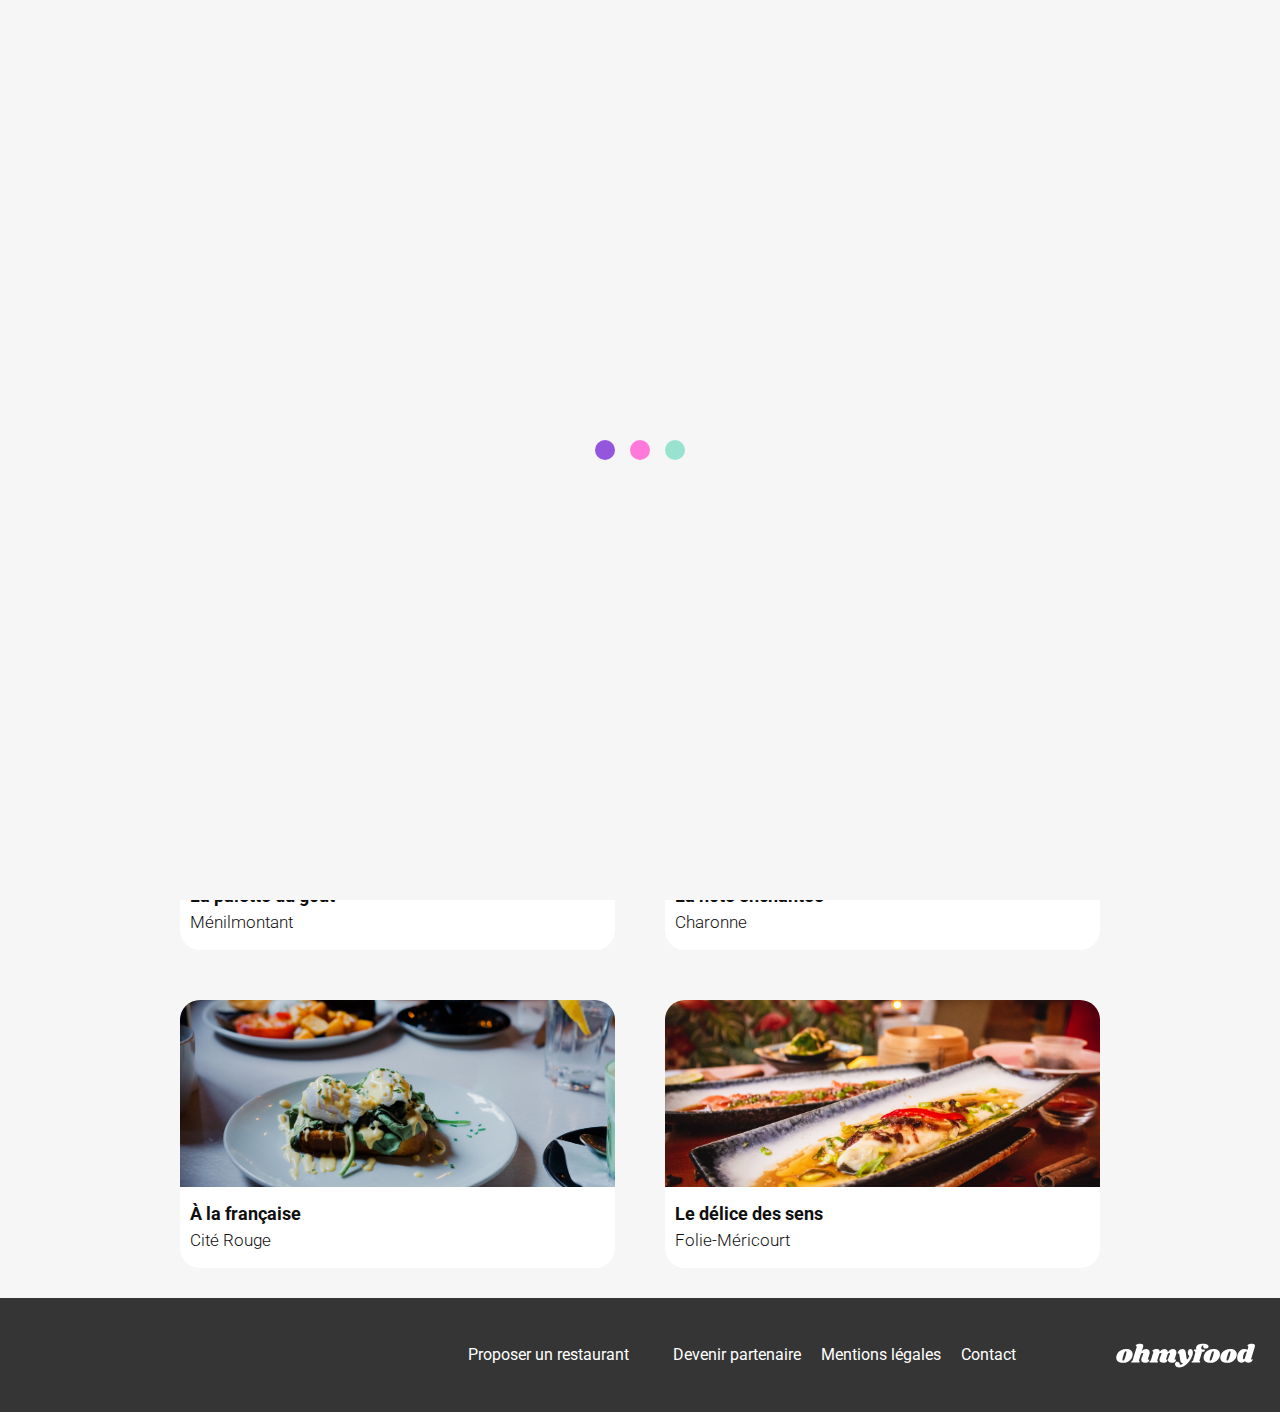
<file: index.html>
<!DOCTYPE html>
<html lang="en">
<head>
    <meta charset="UTF-8">
    <meta name="viewport" content="width=device-width, initial-scale=1.0">
    <title>OhMyFood</title>
    <link rel="stylesheet" href="Assets/CSS/style.css">
    <link rel="stylesheet" href="https://cdnjs.cloudflare.com/ajax/libs/font-awesome/6.2.1/css/all.min.css"
        integrity="sha512-MV7K8+y+gLIBoVD59lQIYicR65iaqukzvf/nwasF0nqhPay5w/9lJmVM2hMDcnK1OnMGCdVK+iQrJ7lzPJQd1w=="
        crossorigin="anonymous" referrerpolicy="no-referrer">
        <link rel="preconnect" href="https://fonts.googleapis.com">
        <link rel="preconnect" href="https://fonts.gstatic.com" crossorigin>
        <link href="https://fonts.googleapis.com/css2?family=Shrikhand&display=swap" rel="stylesheet">
        <link rel="preconnect" href="https://fonts.googleapis.com">
        <link rel="preconnect" href="https://fonts.gstatic.com" crossorigin>
        <link href="https://fonts.googleapis.com/css2?family=Roboto:ital,wght@0,100;0,300;0,400;0,500;0,700;0,900;1,100;1,300;1,400;1,500;1,700;1,900&family=Shrikhand&display=swap" rel="stylesheet">
</head>


<body>
    <div class="loader-container">
        <div class="loader">
            <div class="circle"></div>
            <div class="circle"></div>
            <div class="circle"></div>
        </div>
    </div>
    
    <div class="main-container">
        <header class="header__container">
            <div class="header__logo">
                <img class="header__logo--img" src="Assets/images/logo/ohmyfood.png" alt="Logo du site OhMyFood">
            </div>
        </header>

        <main>
            <section class="search-bar">
                <div class="search-bar__icon">
                    <i class="fa-solid fa-location-dot"></i>
                </div>
                <p class="search-bar__text">Paris, Belleville</p>
            </section>

            <section class="reservation">
                <h1 class="reservation__title">
                    Réservez le menu qui vous convient
                </h1>
                <p class="reservation__subtitle">
                    Découvrez des restaurants d'exception, sélectionnés par nos soins.
                </p>
                <button class="reservation__button" type="button">
                    Explorer nos restaurants
                </button>

            </section>

            <section class="fonctionnement">
                <h2 class="fonctionnement__title">
                    Fonctionnement
                </h2>
                <div class="fonctionnement__choice">
                    <div class="fonctionnement__menu">
                        <div class="fonctionnement__menu--nb">1</div>
                        <div class="fonctionnement__menu--icon">
                            <i class="fa-solid fa-mobile-screen-button"></i>
                        </div>
                        <p class="fonctionnement__menu--text">
                            Choisissez un restaurant
                        </p>

                    </div>
                    
                    <div class="fonctionnement__menu">
                        <div class="fonctionnement__menu--nb">2</div>
                        <div class="fonctionnement__menu--icon">
                            <i class="fa-solid fa-list-ul"></i>
                        </div>
                        <p class="fonctionnement__menu--text">
                            Composez votre menu
                        </p>

                    </div>

                    <div class="fonctionnement__menu">
                        <div class="fonctionnement__menu--nb">3</div>
                        <div class="fonctionnement__menu--icon">
                            <i class="fa-solid fa-store"></i>
                        </div>
                        <p class="fonctionnement__menu--text">
                            Dégustez au restaurant
                        </p>

                    </div>
                </div>

            </section>

            <section class="restaurants">
                <h2 class="restaurants__title">
                    Restaurants
                </h2>
                <div class="restaurants__container">

                        <div class="restaurants__link">
                            <article class="restaurants__link--article">
                                <a href="restaurants/menu-1.html" class="article-link">
                                    <div class="article-new">
                                        <p>Nouveau</p>
                                    </div>
                                    <img class="article-img" src="Assets/images/restaurants/jay-wennington-N_Y88TWmGwA-unsplash.jpg" alt="image d'un plat">
                                </a>
                                <div class="article__container">
                                    <div class="article-content">
                                        <h3 class="article--title">La palette du goût</h3>
                                        <p class="article--txt">Ménilmontant</p>
                                    </div>
                                    <label class="article-icon">
                                        <input type="checkbox">
                                        <i class="fa-regular fa-heart"></i>
                                    </label>
                                </div>
                            </article>
                        </div>
                    

                        <div class="restaurants__link">
                                <article class="restaurants__link--article">
                                    <a href="restaurants/menu-2.html" class="article-link">
                                        <div class="article-new">
                                            <p>Nouveau</p>
                                        </div>
                                        <img class="article-img" src="Assets/images/restaurants/stil-u2Lp8tXIcjw-unsplash.jpg" alt="image d'un plat">
                                    </a>
                                    <div class="article__container">
                                        <div class="article-content">
                                            <h3 class="article--title">La note enchantée</h3>
                                            <p class="article--txt">Charonne</p>
                                        </div>
                                        <label class="article-icon">
                                            <input type="checkbox">
                                            <i class="fa-regular fa-heart"></i>
                                        </label>
                                    </div>
                                </article>
                        </div>
                    
                        <div class="restaurants__link">
                            <article class="restaurants__link--article">
                                <a href="restaurants/menu-3.html" class="article-link">
                                    <div class="article-new hide">
                                        <p>Nouveau</p>
                                    </div>
                                    <img class="article-img" src="Assets/images/restaurants/toa-heftiba-DQKerTsQwi0-unsplash.jpg" alt="image d'un plat">
                                </a>
                                <div class="article__container">
                                    <div class="article-content">
                                        <h3 class="article--title">À la française</h3>
                                        <p class="article--txt">Cité Rouge</p>
                                    </div>
                                    <label class="article-icon">
                                        <input type="checkbox">
                                        <i class="fa-regular fa-heart"></i>
                                    </label>
                                </div>
                            </article>
                        </div>

                        <div class="restaurants__link">
                            <article class="restaurants__link--article">
                                <a href="restaurants/menu-4.html" class="article-link">
                                    <div class="article-new hide">
                                        <p>Nouveau</p>
                                    </div>
                                    <img class="article-img" src="Assets/images/restaurants/louis-hansel-shotsoflouis-qNBGVyOCY8Q-unsplash.jpg" alt="image d'un plat">
                                </a>
                                <div class="article__container">
                                    <div class="article-content">
                                        <h3 class="article--title">Le délice des sens</h3>
                                        <p class="article--txt">Folie-Méricourt</p>
                                    </div>
                                    <label class="article-icon">
                                        <input type="checkbox">
                                        <i class="fa-regular fa-heart"></i>
                                    </label>
                                </div>
                            </article>
                        </div>
                    
                </div>

            </section>

        </main>

        <footer class="footer">
            <img class="footer__img" src="Assets/images/logo/ohmyfood@2x-copy-WHITE.svg" alt="logo du site OhMyFood">
            <ul class="footer__un">
                <li class="footer__list"> 
                    <div class="footer__list--icon">
                    <i class="fa-solid fa-utensils"></i>
                    </div>
                    Proposer un restaurant
                </li>

                <li class="footer__list">
                    <div class="footer__list--icon">
                    <i class="fa-solid fa-handshake-angle"></i>
                    </div>
                    Devenir partenaire
                </li>
                <li class="footer__list">Mentions légales</li>
                <li class="footer__list"><a class="contact" href="mailto:contact@ohmyfood.com">Contact</a></li>
            </ul>

        </footer>
    </div>
</body>
</html>
</file>
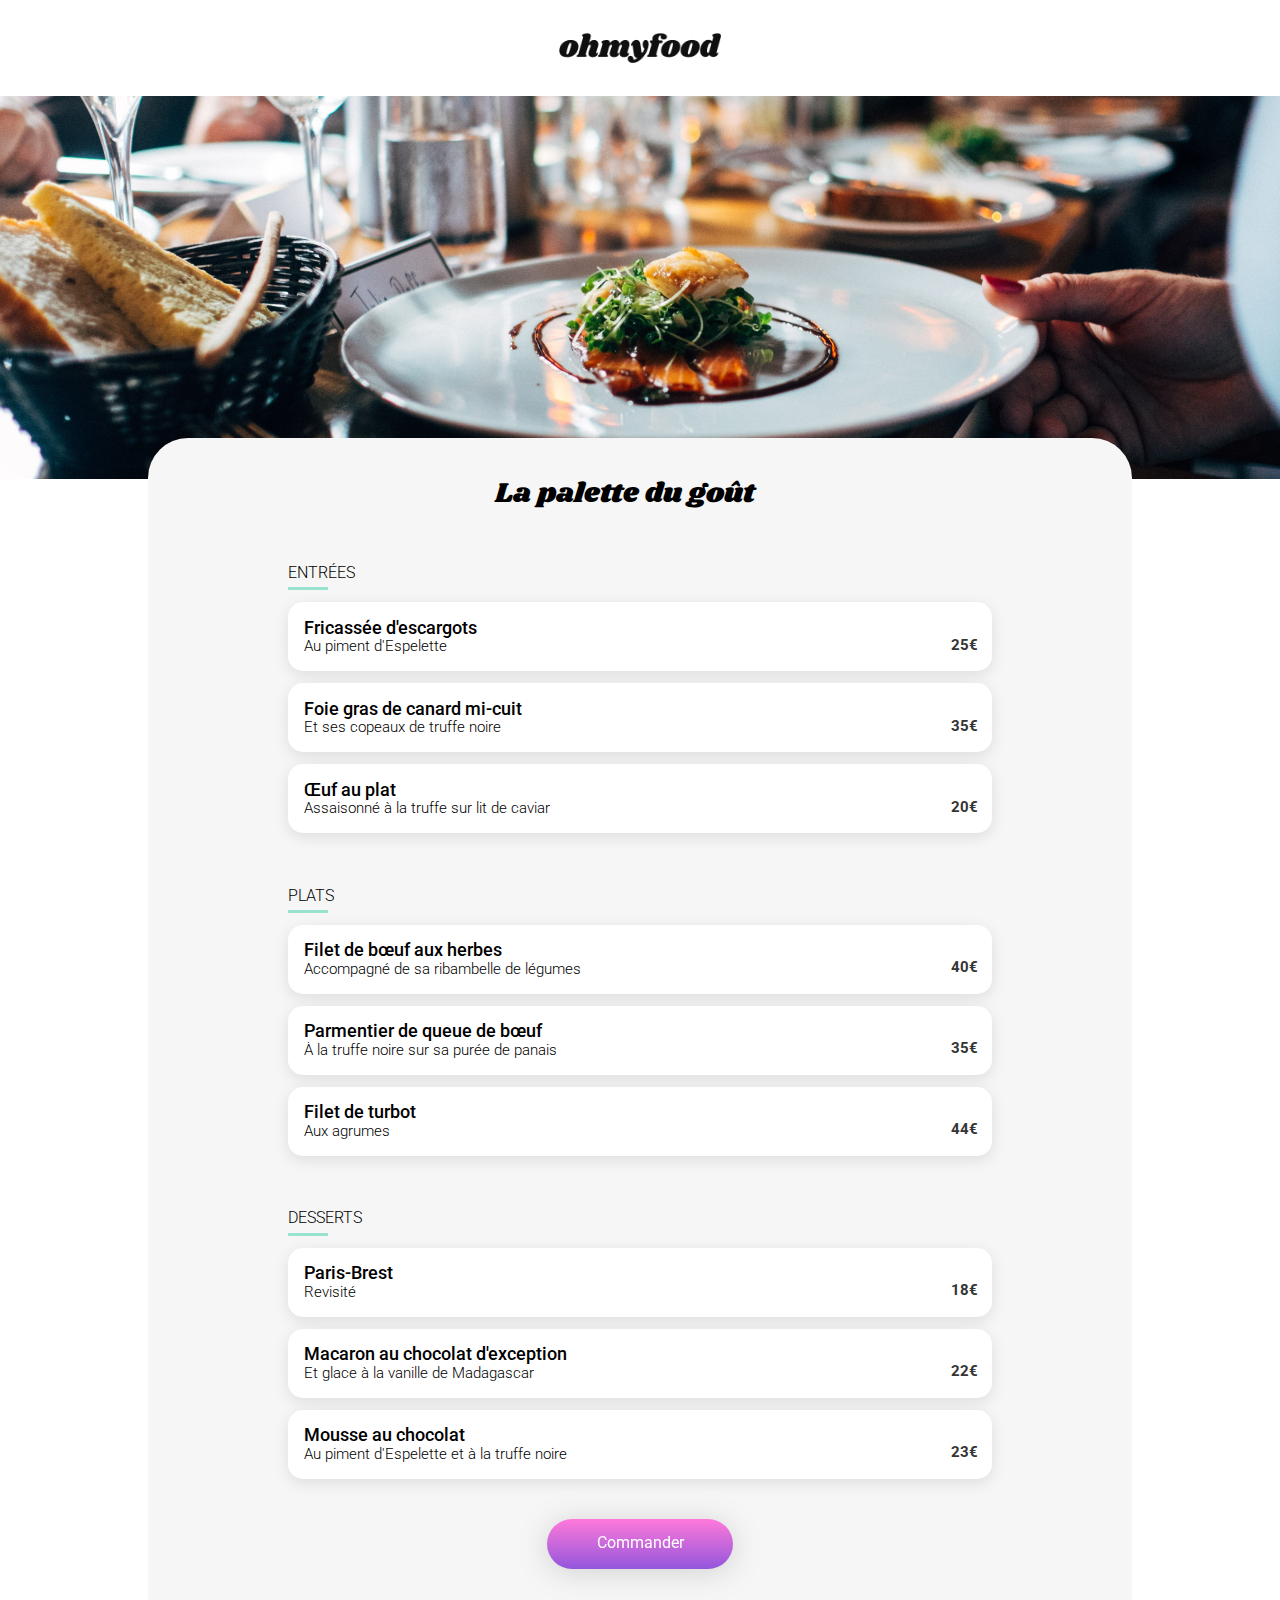
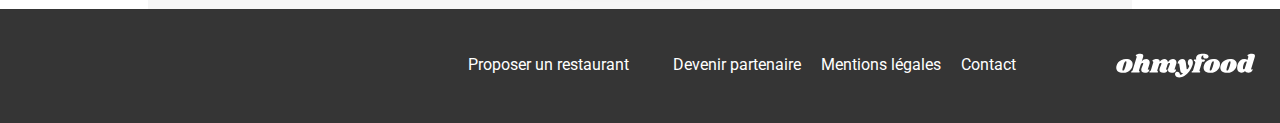
<file: restaurants/menu-1.html>
<!DOCTYPE html>
<html lang="en">
<head>
    <meta charset="UTF-8">
    <meta name="viewport" content="width=device-width, initial-scale=1.0">
    <title>Menu-La palette du goût</title>
    <link rel="stylesheet" href="../Assets/CSS/style.css">
    <link rel="stylesheet" href="https://cdnjs.cloudflare.com/ajax/libs/font-awesome/6.2.1/css/all.min.css"
        integrity="sha512-MV7K8+y+gLIBoVD59lQIYicR65iaqukzvf/nwasF0nqhPay5w/9lJmVM2hMDcnK1OnMGCdVK+iQrJ7lzPJQd1w=="
        crossorigin="anonymous" referrerpolicy="no-referrer">
        <link rel="preconnect" href="https://fonts.googleapis.com">
        <link rel="preconnect" href="https://fonts.gstatic.com" crossorigin>
        <link href="https://fonts.googleapis.com/css2?family=Shrikhand&display=swap" rel="stylesheet">
        <link rel="preconnect" href="https://fonts.googleapis.com">
        <link rel="preconnect" href="https://fonts.gstatic.com" crossorigin>
        <link href="https://fonts.googleapis.com/css2?family=Roboto:ital,wght@0,100;0,300;0,400;0,500;0,700;0,900;1,100;1,300;1,400;1,500;1,700;1,900&family=Shrikhand&display=swap" rel="stylesheet">
</head>

<body>
    <header class="header__container">
        <a href="../index.html" class="header__arrow">
            <i class="fa-solid fa-arrow-left"></i>
        </a>
        <div class="header__logo">
            <img class="header__logo--img" src="../Assets/images/logo/ohmyfood.png" alt="Logo du site OhMyFood">
        </div>
        
    </header>
    <main>
        <div class="banner">
            <img class="banner__img" src="../Assets/images/restaurants/jay-wennington-N_Y88TWmGwA-unsplash.jpg" alt="photo d'aun plat">
        </div>

        <section class="menu-container">
            <div class="menu__title">
                <h1 class="menu__title--header">La palette du goût</h1>
                
                <div class="menu__title--icon">
                    <label class="article-icon">
                        <input type="checkbox">
                        <i class="fa-regular fa-heart"></i>
                    </label>
                </div>
            </div>

            <div class="menu__cards appear1">
                <div class="menu__cards--headline">
                    <h2 class="headline__title">ENTRÉES</h2>
                    <div class="headline__underline"></div>
                </div>
                <article class="card">
                    <div class="card__txt">
                        <h3>Fricassée d'escargots</h3>
                        <p>Au piment d'Espelette </p>
                    </div>
                    <div class="card__price">
                        <p>25€</p>
                    </div>
                    <div class="card__show">
                        <i class="fa-solid fa-circle-check"></i>
                    </div>
                </article>

                <article class="card">
                    <div class="card__txt">
                        <h3>Foie gras de canard mi-cuit</h3>
                        <p>Et ses copeaux de truffe noire </p>
                    </div>
                    <div class="card__price">
                        <p>35€</p>
                    </div>
                    <div class="card__show">
                        <i class="fa-solid fa-circle-check"></i>
                    </div>
                </article>

                <article class="card">
                    <div class="card__txt">
                        <h3>Œuf au plat</h3>
                        <p>Assaisonné à la truffe sur lit de caviar </p>
                    </div>
                    <div class="card__price">
                        <p>20€</p>
                    </div>
                    <div class="card__show">
                        <i class="fa-solid fa-circle-check"></i>
                    </div>
                </article>
                
            </div>
            <div class="menu__cards appear2">
                <div class="menu__cards--headline">
                    <h2 class="headline__title">PLATS</h2>
                    <div class="headline__underline"></div>
                </div>
                <article class="card">
                    <div class="card__txt">
                        <h3>Filet de bœuf aux herbes</h3>
                        <p>Accompagné de sa ribambelle de légumes </p>
                    </div>
                    <div class="card__price">
                        <p>40€</p>
                    </div>
                    <div class="card__show">
                        <i class="fa-solid fa-circle-check"></i>
                    </div>
                </article>

                <article class="card">
                    <div class="card__txt">
                        <h3>Parmentier de queue de bœuf</h3>
                        <p>À la truffe noire sur sa purée de panais</p>
                    </div>
                    <div class="card__price">
                        <p>35€</p>
                    </div>
                    <div class="card__show">
                        <i class="fa-solid fa-circle-check"></i>
                    </div>
                </article>

                <article class="card">
                    <div class="card__txt">
                        <h3>Filet de turbot</h3>
                        <p>Aux agrumes</p>
                    </div>
                    <div class="card__price">
                        <p>44€</p>
                    </div>
                    <div class="card__show">
                        <i class="fa-solid fa-circle-check"></i>
                    </div>
                </article>
                
            </div>

            <div class="menu__cards appear3">
                <div class="menu__cards--headline">
                    <h2 class="headline__title">DESSERTS</h2>
                    <div class="headline__underline"></div>
                </div>
                <article class="card">
                    <div class="card__txt">
                        <h3>Paris-Brest</h3>
                        <p>Revisité</p>
                    </div>
                    <div class="card__price">
                        <p>18€</p>
                    </div>
                    <div class="card__show">
                        <i class="fa-solid fa-circle-check"></i>
                    </div>
                </article>

                <article class="card">
                    <div class="card__txt">
                        <h3>Macaron au chocolat d'exception </h3>
                        <p>Et glace à la vanille de Madagascar</p>
                    </div>
                    <div class="card__price">
                        <p>22€</p>
                    </div>
                    <div class="card__show">
                        <i class="fa-solid fa-circle-check"></i>
                    </div>
                </article>

                <article class="card">
                    <div class="card__txt">
                        <h3>Mousse au chocolat </h3>
                        <p>Au piment d'Espelette et à la truffe noire</p>
                    </div>
                    <div class="card__price">
                        <p>23€</p>
                    </div>
                    <div class="card__show">
                        <i class="fa-solid fa-circle-check"></i>
                    </div>
                </article>
                
            </div>

            <button class="menu__button" type="button">
                Commander
            </button>
        </section>
    </main>


    <footer class="footer">
        <img class="footer__img" src="../Assets/images/logo/ohmyfood@2x-copy-WHITE.svg" alt="logo du site OhMyFood">
        <ul class="footer__un">
            <li class="footer__list"> 
                <div class="footer__list--icon">
                <i class="fa-solid fa-utensils"></i>
                </div>
                Proposer un restaurant
            </li>

            <li class="footer__list">
                <div class="footer__list--icon">
                <i class="fa-solid fa-handshake-angle"></i>
                </div>
                Devenir partenaire
            </li>
            <li class="footer__list">Mentions légales</li>
            <li class="footer__list"><a class="contact" href="mailto:contact@ohmyfood.com">Contact</a></li>
        </ul>

    </footer>
</body>
</html>
</file>
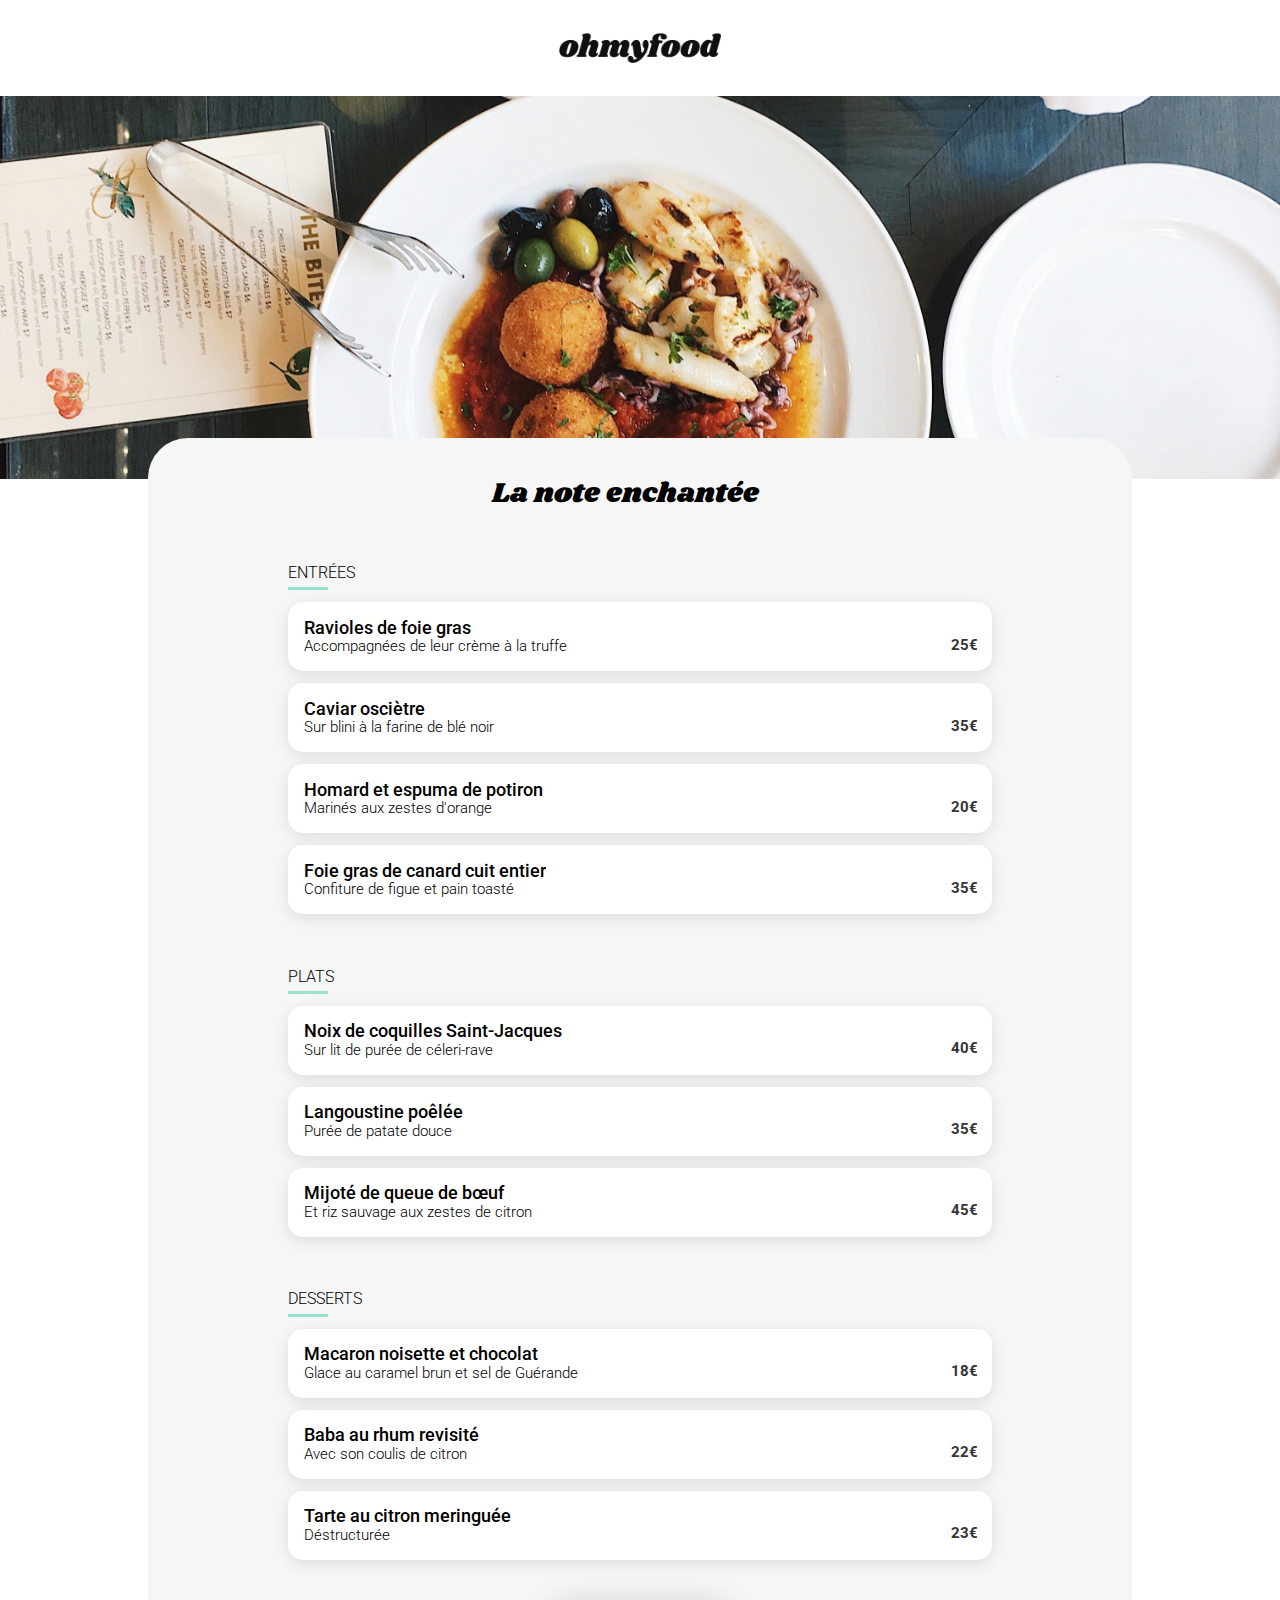
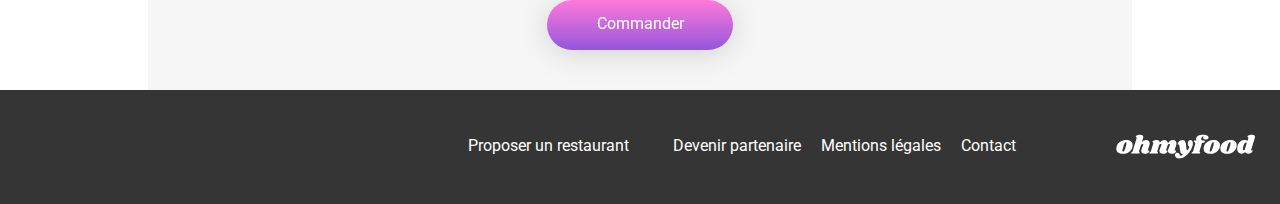
<file: restaurants/menu-2.html>
<!DOCTYPE html>
<html lang="en">
<head>
    <meta charset="UTF-8">
    <meta name="viewport" content="width=device-width, initial-scale=1.0">
    <title>Menu-La note enchantée</title>
    <link rel="stylesheet" href="../Assets/CSS/style.css">
    <link rel="stylesheet" href="https://cdnjs.cloudflare.com/ajax/libs/font-awesome/6.2.1/css/all.min.css"
        integrity="sha512-MV7K8+y+gLIBoVD59lQIYicR65iaqukzvf/nwasF0nqhPay5w/9lJmVM2hMDcnK1OnMGCdVK+iQrJ7lzPJQd1w=="
        crossorigin="anonymous" referrerpolicy="no-referrer">
        <link rel="preconnect" href="https://fonts.googleapis.com">
        <link rel="preconnect" href="https://fonts.gstatic.com" crossorigin>
        <link href="https://fonts.googleapis.com/css2?family=Shrikhand&display=swap" rel="stylesheet">
        <link rel="preconnect" href="https://fonts.googleapis.com">
        <link rel="preconnect" href="https://fonts.gstatic.com" crossorigin>
        <link href="https://fonts.googleapis.com/css2?family=Roboto:ital,wght@0,100;0,300;0,400;0,500;0,700;0,900;1,100;1,300;1,400;1,500;1,700;1,900&family=Shrikhand&display=swap" rel="stylesheet">
</head>

<body>
    <header class="header__container">
        <a href="../index.html" class="header__arrow">
            <i class="fa-solid fa-arrow-left"></i>
        </a>
        <div class="header__logo">
            <img class="header__logo--img" src="../Assets/images/logo/ohmyfood.png" alt="Logo du site OhMyFood">
        </div>
        
    </header>
    <main>
        <div class="banner">
            <img class="banner__img" src="../Assets/images/restaurants/stil-u2Lp8tXIcjw-unsplash.jpg" alt="photo d'aun plat">
        </div>

        <section class="menu-container">
            <div class="menu__title">
                <h1 class="menu__title--header">La note enchantée</h1>
                
                <div class="menu__title--icon">
                    <label class="article-icon">
                        <input type="checkbox">
                        <i class="fa-regular fa-heart"></i>
                    </label>
                </div>
            </div>

            <div class="menu__cards appear1">
                <div class="menu__cards--headline">
                    <h2 class="headline__title">ENTRÉES</h2>
                    <div class="headline__underline"></div>
                </div>
                <article class="card">
                    <div class="card__txt">
                        <h3>Ravioles de foie gras</h3>
                        <p>Accompagnées de leur crème à la truffe</p>
                    </div>
                    <div class="card__price">
                        <p>25€</p>
                    </div>
                    <div class="card__show">
                        <i class="fa-solid fa-circle-check"></i>
                    </div>
                </article>

                <article class="card">
                    <div class="card__txt">
                        <h3>Caviar osciètre</h3>
                        <p>Sur blini à la farine de blé noir</p>
                    </div>
                    <div class="card__price">
                        <p>35€</p>
                    </div>
                    <div class="card__show">
                        <i class="fa-solid fa-circle-check"></i>
                    </div>
                </article>

                <article class="card">
                    <div class="card__txt">
                        <h3>Homard et espuma de potiron</h3>
                        <p>Marinés aux zestes d'orange</p>
                    </div>
                    <div class="card__price">
                        <p>20€</p>
                    </div>
                    <div class="card__show">
                        <i class="fa-solid fa-circle-check"></i>
                    </div>
                </article>

                <article class="card">
                    <div class="card__txt">
                        <h3>Foie gras de canard cuit entier</h3>
                        <p>Confiture de figue et pain toasté</p>
                    </div>
                    <div class="card__price">
                        <p>35€</p>
                    </div>
                    <div class="card__show">
                        <i class="fa-solid fa-circle-check"></i>
                    </div>
                </article>
                
            </div>
            <div class="menu__cards appear2">
                <div class="menu__cards--headline">
                    <h2 class="headline__title">PLATS</h2>
                    <div class="headline__underline"></div>
                </div>
                <article class="card">
                    <div class="card__txt">
                        <h3>Noix de coquilles Saint-Jacques</h3>
                        <p>Sur lit de purée de céleri-rave</p>
                    </div>
                    <div class="card__price">
                        <p>40€</p>
                    </div>
                    <div class="card__show">
                        <i class="fa-solid fa-circle-check"></i>
                    </div>
                </article>

                <article class="card">
                    <div class="card__txt">
                        <h3>Langoustine poêlée</h3>
                        <p>Purée de patate douce</p>
                    </div>
                    <div class="card__price">
                        <p>35€</p>
                    </div>
                    <div class="card__show">
                        <i class="fa-solid fa-circle-check"></i>
                    </div>
                </article>

                <article class="card">
                    <div class="card__txt">
                        <h3>Mijoté de queue de bœuf</h3>
                        <p>Et riz sauvage aux zestes de citron</p>
                    </div>
                    <div class="card__price">
                        <p>45€</p>
                    </div>
                    <div class="card__show">
                        <i class="fa-solid fa-circle-check"></i>
                    </div>
                </article>
                
            </div>

            <div class="menu__cards appear3">
                <div class="menu__cards--headline">
                    <h2 class="headline__title">DESSERTS</h2>
                    <div class="headline__underline"></div>
                </div>
                <article class="card">
                    <div class="card__txt">
                        <h3>Macaron noisette et chocolat</h3>
                        <p>Glace au caramel brun et sel de Guérande</p>
                    </div>
                    <div class="card__price">
                        <p>18€</p>
                    </div>
                    <div class="card__show">
                        <i class="fa-solid fa-circle-check"></i>
                    </div>
                </article>

                <article class="card">
                    <div class="card__txt">
                        <h3>Baba au rhum revisité</h3>
                        <p>Avec son coulis de citron</p>
                    </div>
                    <div class="card__price">
                        <p>22€</p>
                    </div>
                    <div class="card__show">
                        <i class="fa-solid fa-circle-check"></i>
                    </div>
                </article>

                <article class="card">
                    <div class="card__txt">
                        <h3>Tarte au citron meringuée</h3>
                        <p>Déstructurée</p>
                    </div>
                    <div class="card__price">
                        <p>23€</p>
                    </div>
                    <div class="card__show">
                        <i class="fa-solid fa-circle-check"></i>
                    </div>
                </article>
                
            </div>

            <button class="menu__button" type="button">
                Commander
            </button>
        </section>
    </main>


    <footer class="footer">
        <img class="footer__img" src="../Assets/images/logo/ohmyfood@2x-copy-WHITE.svg" alt="logo du site OhMyFood">
        <ul class="footer__un">
            <li class="footer__list"> 
                <div class="footer__list--icon">
                <i class="fa-solid fa-utensils"></i>
                </div>
                Proposer un restaurant
            </li>

            <li class="footer__list">
                <div class="footer__list--icon">
                <i class="fa-solid fa-handshake-angle"></i>
                </div>
                Devenir partenaire
            </li>
            <li class="footer__list">Mentions légales</li>
            <li class="footer__list"><a class="contact" href="mailto:contact@ohmyfood.com">Contact</a></li>
        </ul>

    </footer>
</body>
</html>
</file>
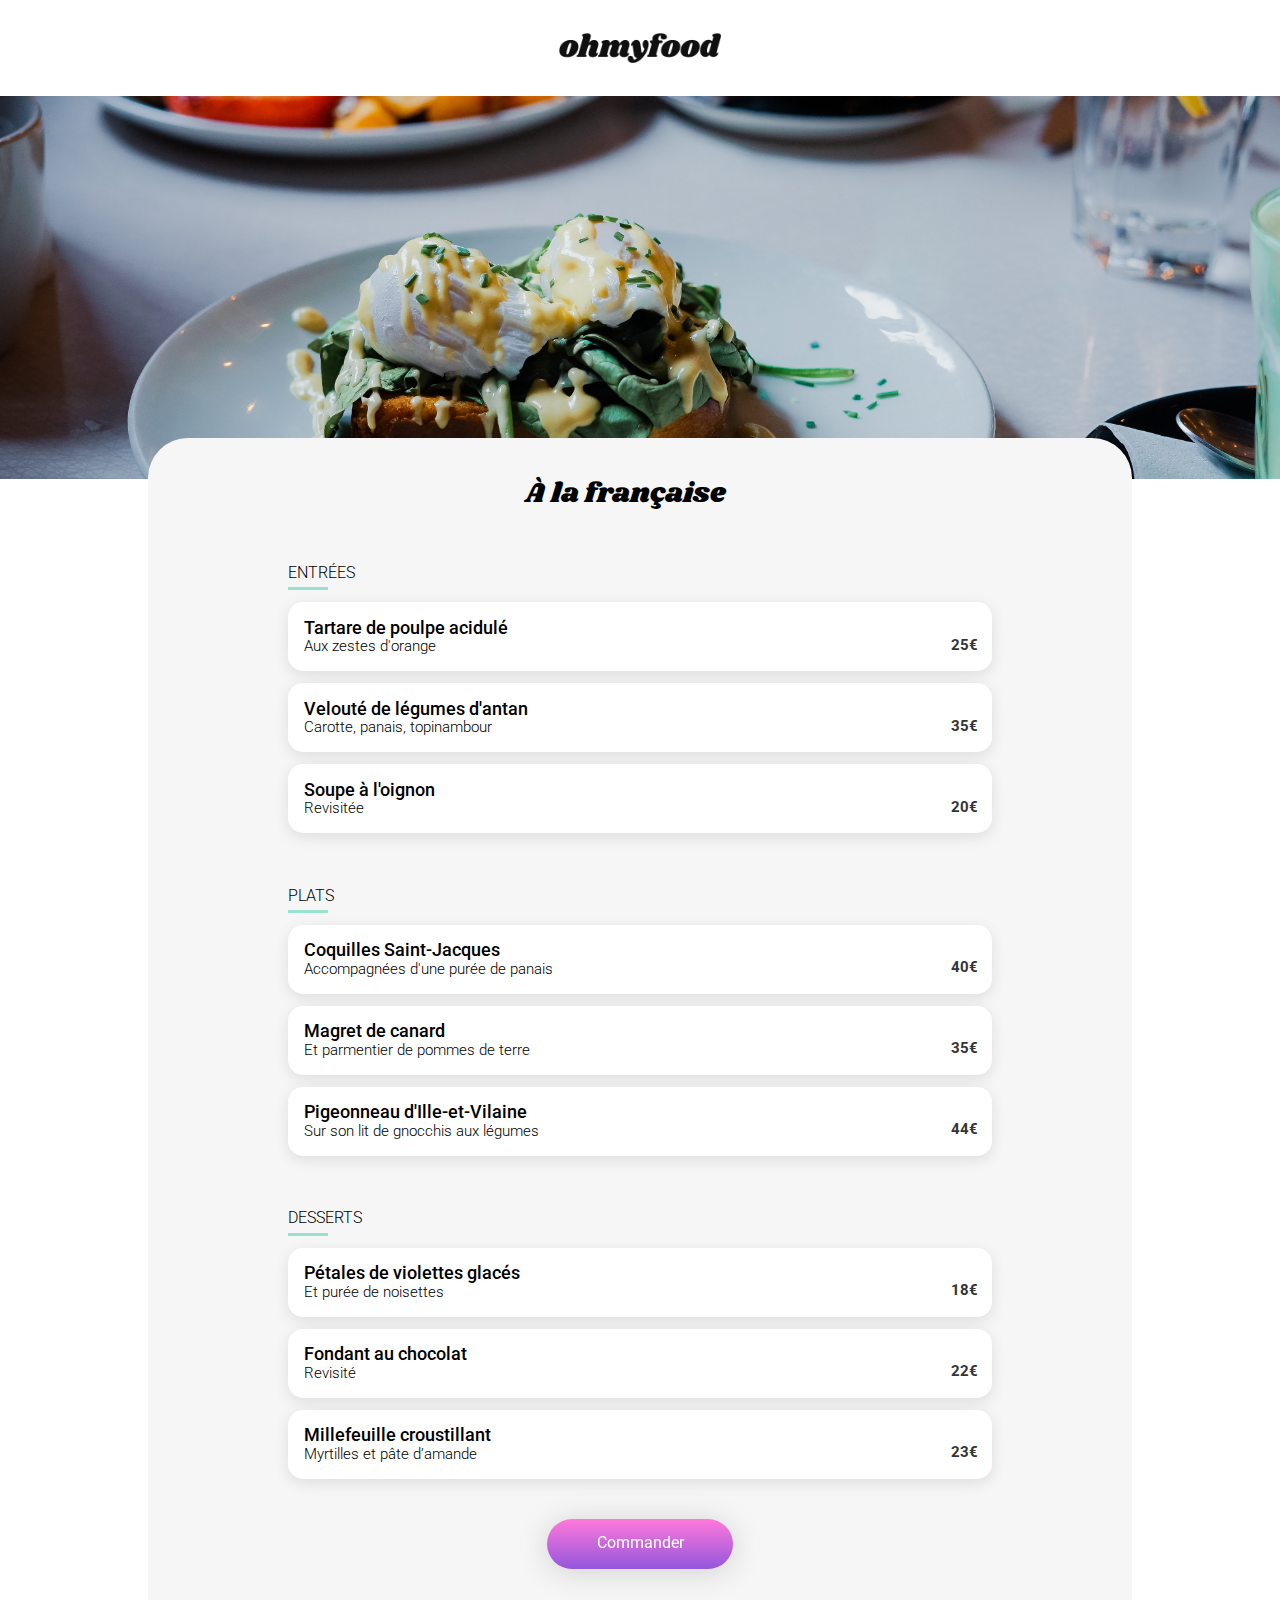
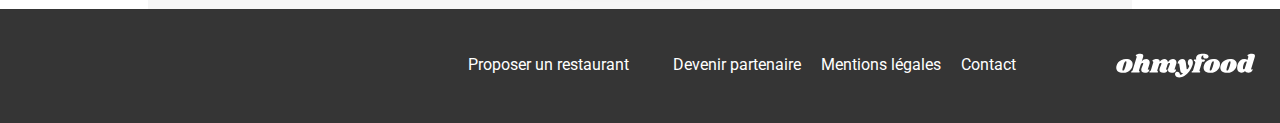
<file: restaurants/menu-3.html>
<!DOCTYPE html>
<html lang="en">
<head>
    <meta charset="UTF-8">
    <meta name="viewport" content="width=device-width, initial-scale=1.0">
    <title>Menu-À la française</title>
    <link rel="stylesheet" href="../Assets/CSS/style.css">
    <link rel="stylesheet" href="https://cdnjs.cloudflare.com/ajax/libs/font-awesome/6.2.1/css/all.min.css"
        integrity="sha512-MV7K8+y+gLIBoVD59lQIYicR65iaqukzvf/nwasF0nqhPay5w/9lJmVM2hMDcnK1OnMGCdVK+iQrJ7lzPJQd1w=="
        crossorigin="anonymous" referrerpolicy="no-referrer">
        <link rel="preconnect" href="https://fonts.googleapis.com">
        <link rel="preconnect" href="https://fonts.gstatic.com" crossorigin>
        <link href="https://fonts.googleapis.com/css2?family=Shrikhand&display=swap" rel="stylesheet">
        <link rel="preconnect" href="https://fonts.googleapis.com">
        <link rel="preconnect" href="https://fonts.gstatic.com" crossorigin>
        <link href="https://fonts.googleapis.com/css2?family=Roboto:ital,wght@0,100;0,300;0,400;0,500;0,700;0,900;1,100;1,300;1,400;1,500;1,700;1,900&family=Shrikhand&display=swap" rel="stylesheet">
</head>

<body>
    <header class="header__container">
        <a href="../index.html" class="header__arrow">
            <i class="fa-solid fa-arrow-left"></i>
        </a>
        <div class="header__logo">
            <img class="header__logo--img" src="../Assets/images/logo/ohmyfood.png" alt="Logo du site OhMyFood">
        </div>
        
    </header>
    <main>
        <div class="banner">
            <img class="banner__img" src="../Assets/images/restaurants/toa-heftiba-DQKerTsQwi0-unsplash.jpg" alt="photo d'aun plat">
        </div>

        <section class="menu-container">
            <div class="menu__title">
                <h1 class="menu__title--header">À la française</h1>
                
                <div class="menu__title--icon">
                    <label class="article-icon">
                        <input type="checkbox">
                        <i class="fa-regular fa-heart"></i>
                    </label>
                </div>
            </div>

            <div class="menu__cards appear1">
                <div class="menu__cards--headline">
                    <h2 class="headline__title">ENTRÉES</h2>
                    <div class="headline__underline"></div>
                </div>
                <article class="card">
                    <div class="card__txt">
                        <h3>Tartare de poulpe acidulé</h3>
                        <p>Aux zestes d'orange</p>
                    </div>
                    <div class="card__price">
                        <p>25€</p>
                    </div>
                    <div class="card__show">
                        <i class="fa-solid fa-circle-check"></i>
                    </div>
                </article>

                <article class="card">
                    <div class="card__txt">
                        <h3>Velouté de légumes d'antan</h3>
                        <p>Carotte, panais, topinambour</p>
                    </div>
                    <div class="card__price">
                        <p>35€</p>
                    </div>
                    <div class="card__show">
                        <i class="fa-solid fa-circle-check"></i>
                    </div>
                </article>

                <article class="card">
                    <div class="card__txt">
                        <h3>Soupe à l'oignon</h3>
                        <p>Revisitée</p>
                    </div>
                    <div class="card__price">
                        <p>20€</p>
                    </div>
                    <div class="card__show">
                        <i class="fa-solid fa-circle-check"></i>
                    </div>
                </article>
                
            </div>
            <div class="menu__cards appear2">
                <div class="menu__cards--headline">
                    <h2 class="headline__title">PLATS</h2>
                    <div class="headline__underline"></div>
                </div>
                <article class="card">
                    <div class="card__txt">
                        <h3>Coquilles Saint-Jacques</h3>
                        <p>Accompagnées d'une purée de panais</p>
                    </div>
                    <div class="card__price">
                        <p>40€</p>
                    </div>
                    <div class="card__show">
                        <i class="fa-solid fa-circle-check"></i>
                    </div>
                </article>

                <article class="card">
                    <div class="card__txt">
                        <h3>Magret de canard</h3>
                        <p>Et parmentier de pommes de terre</p>
                    </div>
                    <div class="card__price">
                        <p>35€</p>
                    </div>
                    <div class="card__show">
                        <i class="fa-solid fa-circle-check"></i>
                    </div>
                </article>

                <article class="card">
                    <div class="card__txt">
                        <h3>Pigeonneau d'Ille-et-Vilaine</h3>
                        <p>Sur son lit de gnocchis aux légumes</p>
                    </div>
                    <div class="card__price">
                        <p>44€</p>
                    </div>
                    <div class="card__show">
                        <i class="fa-solid fa-circle-check"></i>
                    </div>
                </article>
                
            </div>

            <div class="menu__cards appear3">
                <div class="menu__cards--headline">
                    <h2 class="headline__title">DESSERTS</h2>
                    <div class="headline__underline"></div>
                </div>
                <article class="card">
                    <div class="card__txt">
                        <h3>Pétales de violettes glacés</h3>
                        <p>Et purée de noisettes</p>
                    </div>
                    <div class="card__price">
                        <p>18€</p>
                    </div>
                    <div class="card__show">
                        <i class="fa-solid fa-circle-check"></i>
                    </div>
                </article>

                <article class="card">
                    <div class="card__txt">
                        <h3>Fondant au chocolat</h3>
                        <p>Revisité</p>
                    </div>
                    <div class="card__price">
                        <p>22€</p>
                    </div>
                    <div class="card__show">
                        <i class="fa-solid fa-circle-check"></i>
                    </div>
                </article>

                <article class="card">
                    <div class="card__txt">
                        <h3>Millefeuille croustillant</h3>
                        <p>Myrtilles et pâte d’amande</p>
                    </div>
                    <div class="card__price">
                        <p>23€</p>
                    </div>
                    <div class="card__show">
                        <i class="fa-solid fa-circle-check"></i>
                    </div>
                </article>
                
            </div>

            <button class="menu__button" type="button">
                Commander
            </button>
        </section>
    </main>


    <footer class="footer">
        <img class="footer__img" src="../Assets/images/logo/ohmyfood@2x-copy-WHITE.svg" alt="logo du site OhMyFood">
        <ul class="footer__un">
            <li class="footer__list"> 
                <div class="footer__list--icon">
                <i class="fa-solid fa-utensils"></i>
                </div>
                Proposer un restaurant
            </li>

            <li class="footer__list">
                <div class="footer__list--icon">
                <i class="fa-solid fa-handshake-angle"></i>
                </div>
                Devenir partenaire
            </li>
            <li class="footer__list">Mentions légales</li>
            <li class="footer__list"><a class="contact" href="mailto:contact@ohmyfood.com">Contact</a></li>
        </ul>

    </footer>
</body>
</html>
</file>
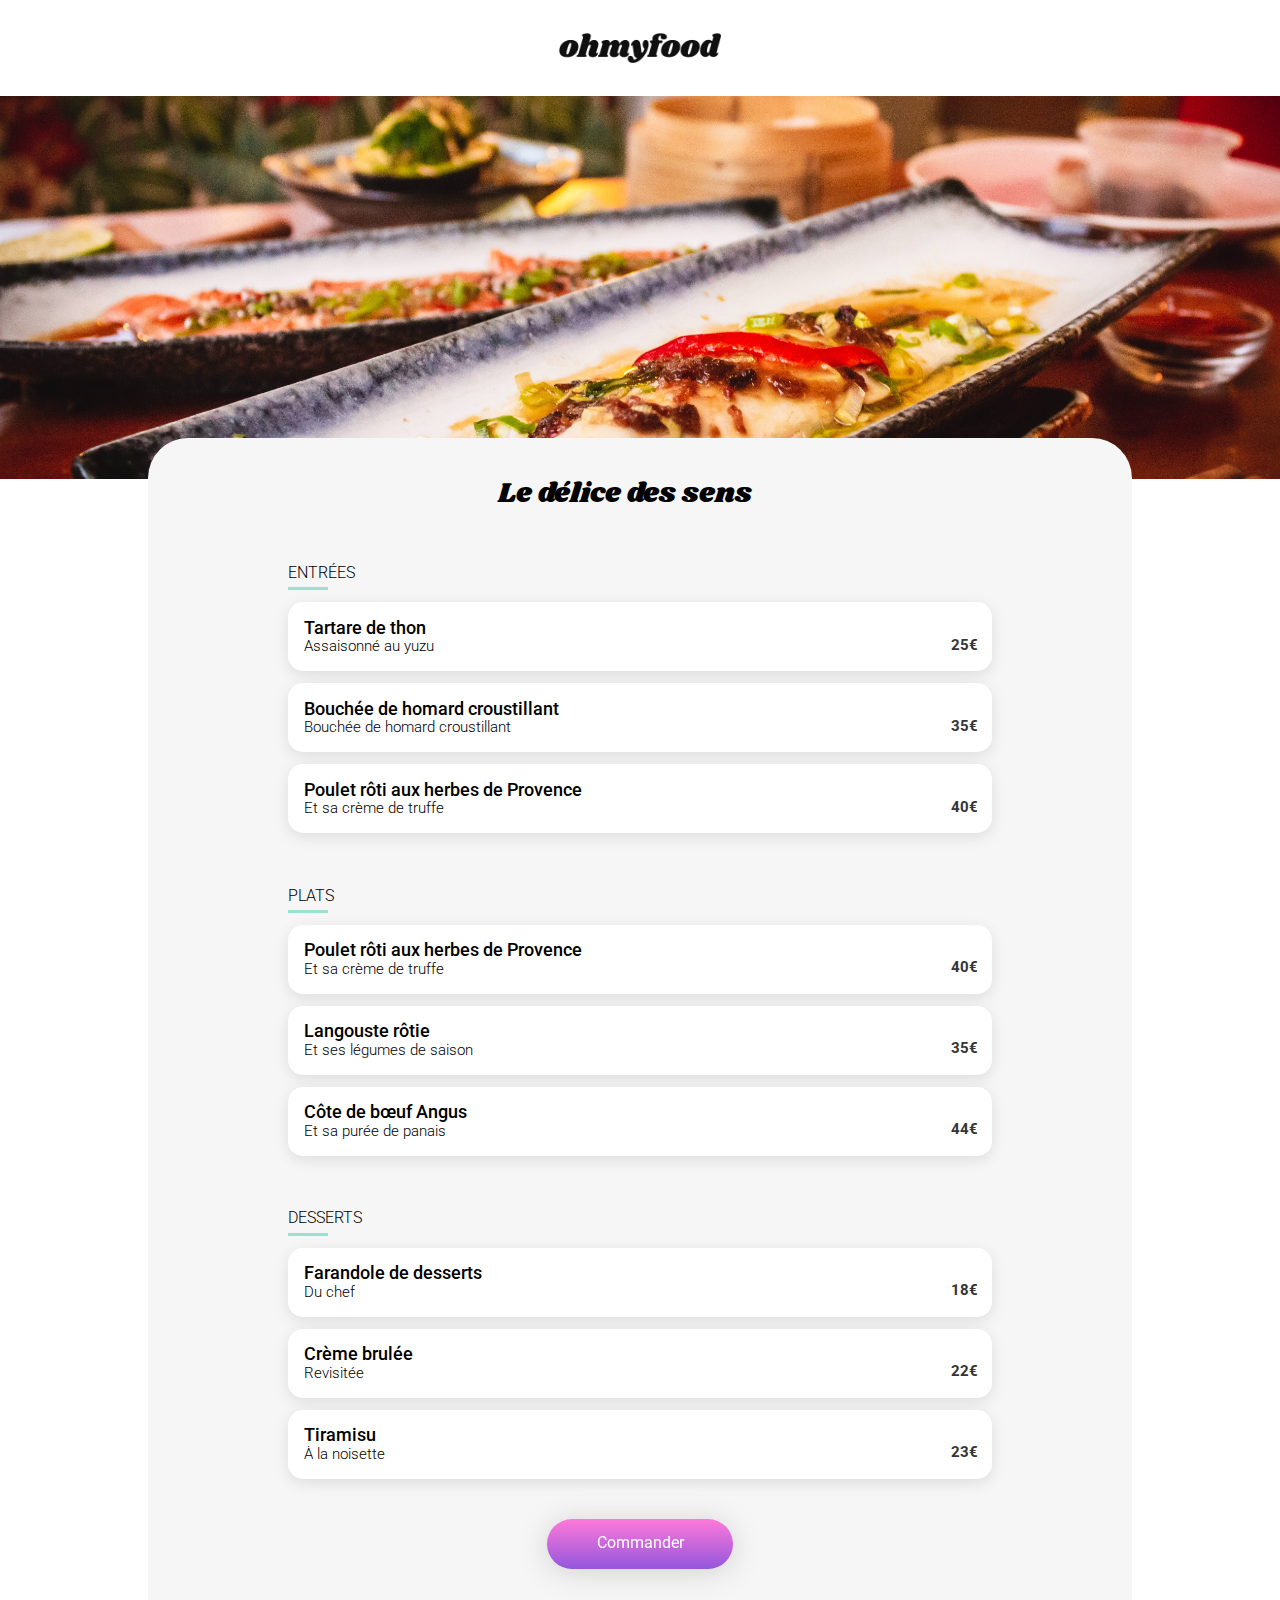
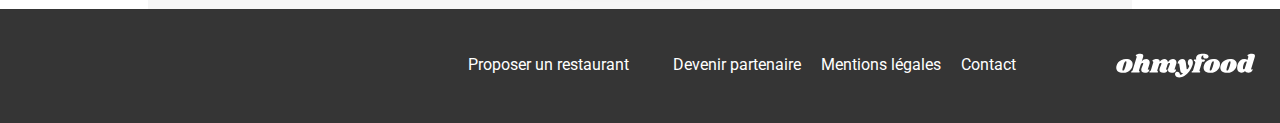
<file: restaurants/menu-4.html>
<!DOCTYPE html>
<html lang="en">
<head>
    <meta charset="UTF-8">
    <meta name="viewport" content="width=device-width, initial-scale=1.0">
    <title>Menu-Le délice des sens</title>
    <link rel="stylesheet" href="../Assets/CSS/style.css">
    <link rel="stylesheet" href="https://cdnjs.cloudflare.com/ajax/libs/font-awesome/6.2.1/css/all.min.css"
        integrity="sha512-MV7K8+y+gLIBoVD59lQIYicR65iaqukzvf/nwasF0nqhPay5w/9lJmVM2hMDcnK1OnMGCdVK+iQrJ7lzPJQd1w=="
        crossorigin="anonymous" referrerpolicy="no-referrer">
        <link rel="preconnect" href="https://fonts.googleapis.com">
        <link rel="preconnect" href="https://fonts.gstatic.com" crossorigin>
        <link href="https://fonts.googleapis.com/css2?family=Shrikhand&display=swap" rel="stylesheet">
        <link rel="preconnect" href="https://fonts.googleapis.com">
        <link rel="preconnect" href="https://fonts.gstatic.com" crossorigin>
        <link href="https://fonts.googleapis.com/css2?family=Roboto:ital,wght@0,100;0,300;0,400;0,500;0,700;0,900;1,100;1,300;1,400;1,500;1,700;1,900&family=Shrikhand&display=swap" rel="stylesheet">
</head>

<body>
    <header class="header__container">
        <a href="../index.html" class="header__arrow">
            <i class="fa-solid fa-arrow-left"></i>
        </a>
        <div class="header__logo">
            <img class="header__logo--img" src="../Assets/images/logo/ohmyfood.png" alt="Logo du site OhMyFood">
        </div>
        
    </header>
    <main>
        <div class="banner">
            <img class="banner__img" src="../Assets/images/restaurants/louis-hansel-shotsoflouis-qNBGVyOCY8Q-unsplash.jpg" alt="photo d'aun plat">
        </div>

        <section class="menu-container">
            <div class="menu__title">
                <h1 class="menu__title--header">Le délice des sens</h1>
                
                <div class="menu__title--icon">
                    <label class="article-icon">
                        <input type="checkbox">
                        <i class="fa-regular fa-heart"></i>
                    </label>
                </div>
            </div>

            <div class="menu__cards appear1">
                <div class="menu__cards--headline">
                    <h2 class="headline__title">ENTRÉES</h2>
                    <div class="headline__underline"></div>
                </div>
                <article class="card">
                    <div class="card__txt">
                        <h3>Tartare de thon</h3>
                        <p>Assaisonné au yuzu</p>
                    </div>
                    <div class="card__price">
                        <p>25€</p>
                    </div>
                    <div class="card__show">
                        <i class="fa-solid fa-circle-check"></i>
                    </div>
                </article>

                <article class="card">
                    <div class="card__txt">
                        <h3>Bouchée de homard croustillant</h3>
                        <p>Bouchée de homard croustillant</p>
                    </div>
                    <div class="card__price">
                        <p>35€</p>
                    </div>
                    <div class="card__show">
                        <i class="fa-solid fa-circle-check"></i>
                    </div>
                </article>

                <article class="card">
                    <div class="card__txt">
                        <h3>Poulet rôti aux herbes de Provence</h3>
                        <p>Et sa crème de truffe</p>
                    </div>
                    <div class="card__price">
                        <p>40€</p>
                    </div>
                    <div class="card__show">
                        <i class="fa-solid fa-circle-check"></i>
                    </div>
                </article>
                
            </div>
            <div class="menu__cards appear2">
                <div class="menu__cards--headline">
                    <h2 class="headline__title">PLATS</h2>
                    <div class="headline__underline"></div>
                </div>
                <article class="card">
                    <div class="card__txt">
                        <h3>Poulet rôti aux herbes de Provence</h3>
                        <p>Et sa crème de truffe</p>
                    </div>
                    <div class="card__price">
                        <p>40€</p>
                    </div>
                    <div class="card__show">
                        <i class="fa-solid fa-circle-check"></i>
                    </div>
                </article>

                <article class="card">
                    <div class="card__txt">
                        <h3>Langouste rôtie </h3>
                        <p>Et ses légumes de saison</p>
                    </div>
                    <div class="card__price">
                        <p>35€</p>
                    </div>
                    <div class="card__show">
                        <i class="fa-solid fa-circle-check"></i>
                    </div>
                </article>

                <article class="card">
                    <div class="card__txt">
                        <h3>Côte de bœuf Angus</h3>
                        <p>Et sa purée de panais</p>
                    </div>
                    <div class="card__price">
                        <p>44€</p>
                    </div>
                    <div class="card__show">
                        <i class="fa-solid fa-circle-check"></i>
                    </div>
                </article>
                
            </div>

            <div class="menu__cards appear3">
                <div class="menu__cards--headline">
                    <h2 class="headline__title">DESSERTS</h2>
                    <div class="headline__underline"></div>
                </div>
                <article class="card">
                    <div class="card__txt">
                        <h3>Farandole de desserts</h3>
                        <p>Du chef</p>
                    </div>
                    <div class="card__price">
                        <p>18€</p>
                    </div>
                    <div class="card__show">
                        <i class="fa-solid fa-circle-check"></i>
                    </div>
                </article>

                <article class="card">
                    <div class="card__txt">
                        <h3>Crème brulée</h3>
                        <p>Revisitée</p>
                    </div>
                    <div class="card__price">
                        <p>22€</p>
                    </div>
                    <div class="card__show">
                        <i class="fa-solid fa-circle-check"></i>
                    </div>
                </article>

                <article class="card">
                    <div class="card__txt">
                        <h3>Tiramisu</h3>
                        <p>À la noisette</p>
                    </div>
                    <div class="card__price">
                        <p>23€</p>
                    </div>
                    <div class="card__show">
                        <i class="fa-solid fa-circle-check"></i>
                    </div>
                </article>
                
            </div>

            <button class="menu__button" type="button">
                Commander
            </button>
        </section>
    </main>


    <footer class="footer">
        <img class="footer__img" src="../Assets/images/logo/ohmyfood@2x-copy-WHITE.svg" alt="logo du site OhMyFood">
        <ul class="footer__un">
            <li class="footer__list"> 
                <div class="footer__list--icon">
                <i class="fa-solid fa-utensils"></i>
                </div>
                Proposer un restaurant
            </li>

            <li class="footer__list">
                <div class="footer__list--icon">
                <i class="fa-solid fa-handshake-angle"></i>
                </div>
                Devenir partenaire
            </li>
            <li class="footer__list">Mentions légales</li>
            <li class="footer__list"><a class="contact" href="mailto:contact@ohmyfood.com">Contact</a></li>
        </ul>

    </footer>
</body>
</html>
</file>
<file: Assets/CSS/style.css>
/*! normalize.css v8.0.1 | MIT License | github.com/necolas/normalize.css */
/* Document
   ========================================================================== */
/**
 * 1. Correct the line height in all browsers.
 * 2. Prevent adjustments of font size after orientation changes in iOS.
 */
html {
  line-height: 1.15; /* 1 */
  -webkit-text-size-adjust: 100%; /* 2 */
}

/* Sections
   ========================================================================== */
/**
 * Remove the margin in all browsers.
 */
body {
  margin: 0;
}

/**
 * Render the `main` element consistently in IE.
 */
main {
  display: block;
}

/**
 * Correct the font size and margin on `h1` elements within `section` and
 * `article` contexts in Chrome, Firefox, and Safari.
 */
h1 {
  font-size: 2em;
  margin: 0.67em 0;
}

/* Grouping content
   ========================================================================== */
/**
 * 1. Add the correct box sizing in Firefox.
 * 2. Show the overflow in Edge and IE.
 */
hr {
  box-sizing: content-box; /* 1 */
  height: 0; /* 1 */
  overflow: visible; /* 2 */
}

/**
 * 1. Correct the inheritance and scaling of font size in all browsers.
 * 2. Correct the odd `em` font sizing in all browsers.
 */
pre {
  font-family: monospace, monospace; /* 1 */
  font-size: 1em; /* 2 */
}

/* Text-level semantics
   ========================================================================== */
/**
 * Remove the gray background on active links in IE 10.
 */
a {
  background-color: transparent;
}

/**
 * 1. Remove the bottom border in Chrome 57-
 * 2. Add the correct text decoration in Chrome, Edge, IE, Opera, and Safari.
 */
abbr[title] {
  border-bottom: none; /* 1 */
  text-decoration: underline; /* 2 */
  -webkit-text-decoration: underline dotted;
          text-decoration: underline dotted; /* 2 */
}

/**
 * Add the correct font weight in Chrome, Edge, and Safari.
 */
b,
strong {
  font-weight: bolder;
}

/**
 * 1. Correct the inheritance and scaling of font size in all browsers.
 * 2. Correct the odd `em` font sizing in all browsers.
 */
code,
kbd,
samp {
  font-family: monospace, monospace; /* 1 */
  font-size: 1em; /* 2 */
}

/**
 * Add the correct font size in all browsers.
 */
small {
  font-size: 80%;
}

/**
 * Prevent `sub` and `sup` elements from affecting the line height in
 * all browsers.
 */
sub,
sup {
  font-size: 75%;
  line-height: 0;
  position: relative;
  vertical-align: baseline;
}

sub {
  bottom: -0.25em;
}

sup {
  top: -0.5em;
}

/* Embedded content
   ========================================================================== */
/**
 * Remove the border on images inside links in IE 10.
 */
img {
  border-style: none;
}

/* Forms
   ========================================================================== */
/**
 * 1. Change the font styles in all browsers.
 * 2. Remove the margin in Firefox and Safari.
 */
button,
input,
optgroup,
select,
textarea {
  font-family: inherit; /* 1 */
  font-size: 100%; /* 1 */
  line-height: 1.15; /* 1 */
  margin: 0; /* 2 */
}

/**
 * Show the overflow in IE.
 * 1. Show the overflow in Edge.
 */
button,
input { /* 1 */
  overflow: visible;
}

/**
 * Remove the inheritance of text transform in Edge, Firefox, and IE.
 * 1. Remove the inheritance of text transform in Firefox.
 */
button,
select { /* 1 */
  text-transform: none;
}

/**
 * Correct the inability to style clickable types in iOS and Safari.
 */
button,
[type=button],
[type=reset],
[type=submit] {
  -webkit-appearance: button;
}

/**
 * Remove the inner border and padding in Firefox.
 */
button::-moz-focus-inner,
[type=button]::-moz-focus-inner,
[type=reset]::-moz-focus-inner,
[type=submit]::-moz-focus-inner {
  border-style: none;
  padding: 0;
}

/**
 * Restore the focus styles unset by the previous rule.
 */
button:-moz-focusring,
[type=button]:-moz-focusring,
[type=reset]:-moz-focusring,
[type=submit]:-moz-focusring {
  outline: 1px dotted ButtonText;
}

/**
 * Correct the padding in Firefox.
 */
fieldset {
  padding: 0.35em 0.75em 0.625em;
}

/**
 * 1. Correct the text wrapping in Edge and IE.
 * 2. Correct the color inheritance from `fieldset` elements in IE.
 * 3. Remove the padding so developers are not caught out when they zero out
 *    `fieldset` elements in all browsers.
 */
legend {
  box-sizing: border-box; /* 1 */
  color: inherit; /* 2 */
  display: table; /* 1 */
  max-width: 100%; /* 1 */
  padding: 0; /* 3 */
  white-space: normal; /* 1 */
}

/**
 * Add the correct vertical alignment in Chrome, Firefox, and Opera.
 */
progress {
  vertical-align: baseline;
}

/**
 * Remove the default vertical scrollbar in IE 10+.
 */
textarea {
  overflow: auto;
}

/**
 * 1. Add the correct box sizing in IE 10.
 * 2. Remove the padding in IE 10.
 */
[type=checkbox],
[type=radio] {
  box-sizing: border-box; /* 1 */
  padding: 0; /* 2 */
}

/**
 * Correct the cursor style of increment and decrement buttons in Chrome.
 */
[type=number]::-webkit-inner-spin-button,
[type=number]::-webkit-outer-spin-button {
  height: auto;
}

/**
 * 1. Correct the odd appearance in Chrome and Safari.
 * 2. Correct the outline style in Safari.
 */
[type=search] {
  -webkit-appearance: textfield; /* 1 */
  outline-offset: -2px; /* 2 */
}

/**
 * Remove the inner padding in Chrome and Safari on macOS.
 */
[type=search]::-webkit-search-decoration {
  -webkit-appearance: none;
}

/**
 * 1. Correct the inability to style clickable types in iOS and Safari.
 * 2. Change font properties to `inherit` in Safari.
 */
::-webkit-file-upload-button {
  -webkit-appearance: button; /* 1 */
  font: inherit; /* 2 */
}

/* Interactive
   ========================================================================== */
/*
 * Add the correct display in Edge, IE 10+, and Firefox.
 */
details {
  display: block;
}

/*
 * Add the correct display in all browsers.
 */
summary {
  display: list-item;
}

/* Misc
   ========================================================================== */
/**
 * Add the correct display in IE 10+.
 */
template {
  display: none;
}

/**
 * Add the correct display in IE 10.
 */
[hidden] {
  display: none;
}

/*couleurs du site */
.header__container {
  box-shadow: 0px 2px 4px 0px rgba(0, 0, 0, 0.15);
  position: relative;
  width: 100%;
  height: 63px;
  z-index: 1;
}

.header__logo {
  text-align: center;
}
.header__logo--img {
  width: 162px;
  height: 30px;
  padding: 10px;
  margin-top: 5px;
}

/****** Media queries ***********/
/* Medium devices (tablets, less/equal than 1024px) */
@media (min-width: 767.98px) {
  .header__container {
    box-shadow: none;
  }
}
.reservation {
  display: flex;
  flex-direction: column;
  align-items: center;
  text-align: center;
  font-family: "Roboto", sans-serif;
  background-color: #F6F6F6;
  padding: 20px 15px 50px 15px;
}
.reservation__title {
  font-size: 24px;
  margin: 20px 0px 0px 0px;
}
.reservation__subtitle {
  font-size: 18px;
  font-weight: 300;
  margin: 10px 0px 20px 0px;
}
.reservation__button {
  width: 218px;
  height: 50px;
  border-radius: 25px;
  border: none;
  background: linear-gradient(to bottom, #FF79DA, #9356DC);
  color: #FFFFFF;
  filter: drop-shadow(0px 3px 15px rgba(0, 0, 0, 0.15));
}
.reservation__button:hover {
  filter: brightness(115%);
}

.fonctionnement {
  font-family: "Roboto", sans-serif;
  margin: 50px 0px;
  padding: 0px 20px;
}
.fonctionnement__choice {
  display: flex;
  flex-direction: column;
  align-items: center;
  gap: 25px;
}

.fonctionnement__menu {
  display: flex;
  padding-left: 35px;
  align-items: center;
  position: relative;
  width: 90%;
  height: 72.38px;
  background-color: #F6F6F6;
  border-radius: 20px;
  gap: 30px;
  box-shadow: 0px 2px 4px 0px rgba(0, 0, 0, 0.15);
}
.fonctionnement__menu--nb {
  background-color: #9356DC;
  color: #FFFFFF;
  width: 24px;
  height: 24px;
  display: flex;
  justify-content: center;
  align-items: center;
  border-radius: 50%;
  font-size: 14.18px;
  font-weight: 500;
  position: absolute;
  left: -12px;
}
.fonctionnement__menu--icon {
  color: #7E7E7E;
}
.fonctionnement__menu--icon:hover {
  color: #9356DC;
}
.fonctionnement__menu--text {
  font-weight: 500;
}

/****** Media queries ***********/
/* Larger devices (desktops and laptops, less than 1024px) */
@media (min-width: 1200px) {
  .fonctionnement__choice {
    display: flex;
    flex-direction: row;
  }
  .fonctionnement {
    padding: 50px 180px 50px 180px;
    margin: 0;
  }
}
.restaurants {
  font-family: "Roboto", sans-serif;
  background-color: #F6F6F6;
  padding: 40px 20px;
}
.restaurants__container {
  display: flex;
  flex-direction: column;
  gap: 18px;
}
.restaurants__link {
  text-decoration: none;
  color: #101010;
  position: relative;
}
.restaurants__link--article {
  display: flex;
  flex-direction: column;
}

.article-new {
  position: absolute;
  display: flex;
  justify-content: center;
  align-items: center;
  background-color: #99E2D0;
  color: #008766;
  border-radius: 2px;
  width: 80px;
  height: 29px;
  top: 15px;
  right: 15px;
  font-size: 14px;
  font-weight: 500;
}

.hide {
  display: none;
}

.article-img {
  -o-object-fit: cover;
     object-fit: cover;
  width: 100%;
  height: 187px;
  border-radius: 20px 20px 0px 0px;
  vertical-align: bottom;
}

.article__container {
  background-color: #FFFFFF;
  display: flex;
  justify-content: space-between;
  align-items: center;
  border-radius: 0px 0px 20px 20px;
  padding: 10px;
}

.article--txt {
  font-size: 17px;
  font-weight: 300;
  margin: 7px 0px;
}

.article--title {
  margin: 7px 0px;
  font-size: 18px;
}

/* Checkbox du coeur */
input[type=checkbox] {
  display: none;
}

.article-icon {
  font-size: 26px;
}

.fa-heart, input {
  cursor: pointer;
}

:checked + .fa-heart {
  font-weight: bold;
  background: -webkit-linear-gradient(#9356DC, #FF79DA);
  -webkit-background-clip: text;
  -webkit-text-fill-color: transparent;
  animation: fadeIn 0.75s ease forwards; /* Animation d'apparition progressive */
}

/* Animation d'apparition */
@keyframes fadeIn {
  0% {
    opacity: 0;
  }
  50% {
    opacity: 0.35;
  }
  100% {
    opacity: 1;
  }
}
/****** Media queries ***********/
/* Medium devices (tablets, less/equal than 1024px) */
@media (min-width: 767.98px) {
  .restaurants__link {
    width: calc((100% - 50px) / 2);
  }
  .article-link {
    width: 100%;
  }
  .restaurants__container {
    gap: 50px;
    flex-direction: row;
    flex-wrap: wrap;
  }
  .restaurants {
    padding: 40px;
  }
}
/* Larger devices (desktops and laptops, less than 1024px) */
@media (min-width: 1024px) {
  .restaurants {
    padding: 30px 180px 30px 180px;
  }
  .restaurants__title {
    margin-top: 0;
  }
}
.footer {
  display: flex;
  flex-direction: column;
  gap: 16px;
  background-color: #353535;
  padding: 22px 25px;
}
.footer__list {
  display: flex;
  gap: 13px;
  color: #FFFFFF;
  font-family: "Roboto", sans-serif;
  font-weight: 400;
}
.footer__list--icon {
  width: 11px;
  height: 13px;
}
.footer__list--icon i {
  font-size: 16px;
}
.footer__un {
  padding: 0;
  margin: 0;
  display: flex;
  flex-direction: column;
  gap: 7px;
}

.footer__img {
  width: 139px;
  height: 27px;
  color: #FFFFFF;
}

.contact {
  color: #FFFFFF;
  text-decoration: none;
}

/****** Media queries ***********/
/* Larger devices (desktops and laptops, less than 1024px) */
@media (min-width: 1024px) {
  .footer {
    flex-direction: row-reverse;
    align-items: center;
    gap: 100px;
    height: 114px;
    padding: 0px 25px;
  }
  .footer__un {
    flex-direction: row;
    gap: 20px;
  }
}
.search-bar {
  display: flex;
  justify-content: center;
  align-items: center;
  background-color: #EAEAEA;
  height: 50px;
  gap: 15px;
  box-shadow: 0px 4px 4px 0px rgba(0, 0, 0, 0.251);
  position: relative;
}
.search-bar__text {
  text-align: center;
  color: #353535;
  background-color: #EAEAEA;
  font-family: "Roboto", sans-serif;
  font-weight: 500;
}
.search-bar__icon {
  color: #353535;
}

/****** Media queries ***********/
/* Medium devices (tablets, less/equal than 1024px) */
@media (min-width: 767.98px) {
  .search-bar {
    box-shadow: none;
  }
}
.header__container {
  display: flex;
  justify-content: center;
  align-items: center;
  position: relative;
  width: 100%;
  height: 63px;
}
.header__container__logo {
  text-align: center;
}
.header__container__logo--img {
  width: 162px;
  height: 30px;
  padding: 10px;
  margin-top: 5px;
}

.header__arrow {
  position: absolute;
  left: 17px;
  color: #353535;
  font-size: 20px;
}

/* Larger devices (desktops and laptops, less than 1024px) */
@media (min-width: 1024px) {
  .header__container {
    height: 96px;
  }
}
.banner__img {
  width: 100%;
  height: 275px;
  position: relative;
  -o-object-fit: cover;
     object-fit: cover;
}

/* Larger devices (desktops and laptops, less than 1024px) */
@media (min-width: 1024px) {
  .banner__img {
    height: 383px;
  }
}
.menu-container {
  background-color: #F6F6F6;
  border-radius: 40px 40px 0px 0px;
  margin-top: -45px;
  position: relative;
  padding: 40px 15px 40px 15px;
  display: flex;
  flex-direction: column;
  align-items: center;
  gap: 40px;
  font-family: "Roboto", sans-serif;
}

.menu__title {
  display: flex;
  align-items: center;
  width: 100%;
  justify-content: space-between;
}
.menu__title--header {
  font-family: "Shrikhand", sans-serif;
  font-weight: 400;
  font-size: 28px;
  margin: 0;
}
.menu__title--icon {
  position: absolute;
  right: 40px;
}

.menu__button {
  text-align: center;
  width: 186px;
  height: 50px;
  border-radius: 25px;
  border: none;
  background: linear-gradient(to bottom, #FF79DA, #9356DC);
  color: #FFFFFF;
  filter: drop-shadow(0px 3px 15px rgba(0, 0, 0, 0.15));
}
.menu__button:hover {
  filter: brightness(115%);
}

.menu__cards {
  display: flex;
  flex-direction: column;
  gap: 12px;
  width: 100%;
}
.menu__cards .headline__title {
  font-size: 16px;
  font-weight: 300;
  margin-bottom: 5px;
}

.headline__underline {
  width: 40px;
  height: 3px;
  background: #99E2D0;
}

/*animation menu*/
.card {
  width: 100%;
  height: 69px;
  border-radius: 15px;
  padding: 16px;
  box-sizing: border-box;
  position: relative;
  display: flex;
  justify-content: space-between;
  align-items: center;
  overflow: hidden;
  box-shadow: 0px 4.01px 15.04px 0px rgba(0, 0, 0, 0.1019607843);
  font-family: "Roboto", sans-serif;
  background-color: #FFFFFF;
}

.card__txt {
  margin-right: 16px;
  overflow: hidden;
  text-overflow: ellipsis;
  white-space: nowrap;
}

.card__txt h3 {
  margin: 0;
  font-size: 18px;
  font-weight: 500;
  overflow: hidden;
  text-overflow: ellipsis;
  white-space: nowrap;
}

.card__txt p {
  margin: 0;
  font-size: 15.04px;
  font-weight: 300;
  overflow: hidden;
  text-overflow: ellipsis;
  white-space: nowrap;
}

.card__price {
  font-size: 15.04px;
  font-weight: 700;
  color: #353535;
  height: 30px;
  width: 25px;
  transition: margin-right 0.5s ease;
}

.card:hover .card__price {
  margin-right: 70px;
}

.card__show {
  position: absolute;
  right: -59px;
  top: 50%;
  transform: translateY(-50%);
  height: 100%;
  width: 59px;
  background-color: #99E2D0;
  color: white;
  border-radius: 0px 15px 15px 0px;
  display: flex;
  justify-content: center;
  align-items: center;
  transition: right 0.5s ease, opacity 0.5s ease;
  opacity: 0;
}

.fa-solid {
  font-size: 20px;
}

.card:hover .card__show {
  right: 0;
  opacity: 1;
}

/*animation des delays */
.appear1 {
  animation: slide 1.5s 0s;
}

.appear2 {
  animation: slide 1.5s 0.2s;
}

.appear3 {
  animation: slide 1.5s 0.4s;
}

/* Animation definition */
@keyframes slide {
  0% {
    transform: translateX(-300%);
    opacity: 0;
  }
  100% {
    transform: translateX(0%);
    opacity: 1;
  }
}
/****** Media queries ***********/
/* Medium devices (tablets, less/equal than 1024px) */
@media (min-width: 767.98px) {
  .menu-container {
    width: 55%;
    padding: 40px 140px;
    margin: -45px auto 0px auto;
  }
  .menu__title {
    justify-content: center;
    gap: 30px;
  }
  .menu__title--icon {
    position: static;
  }
}
.loader-container {
  position: fixed;
  display: flex;
  justify-content: center;
  align-items: center;
  width: 100%;
  height: 100vh;
  margin: 0;
  background-color: #F6F6F6;
  z-index: 3;
  animation: gone 4s linear forwards;
}

.loader {
  display: flex;
  justify-content: space-between;
  width: 90px;
  position: relative;
}

.circle {
  width: 20px;
  height: 20px;
  border-radius: 50%;
  background-color: #9356DC;
  animation: bounce 1.2s infinite ease-in-out both;
}

.circle:nth-child(2) {
  background-color: #FF79DA;
  animation-delay: -0.32s;
}

.circle:nth-child(3) {
  background-color: #99E2D0;
  animation-delay: -0.16s;
}

@keyframes bounce {
  0%, 80%, 100% {
    transform: scale(0);
  }
  40% {
    transform: scale(1);
  }
}
@keyframes gone {
  0% {
    opacity: 1;
  }
  80% {
    opacity: 0.7;
  }
  100% {
    opacity: 0;
    z-index: -1;
  }
}/*# sourceMappingURL=style.css.map */
</file>
